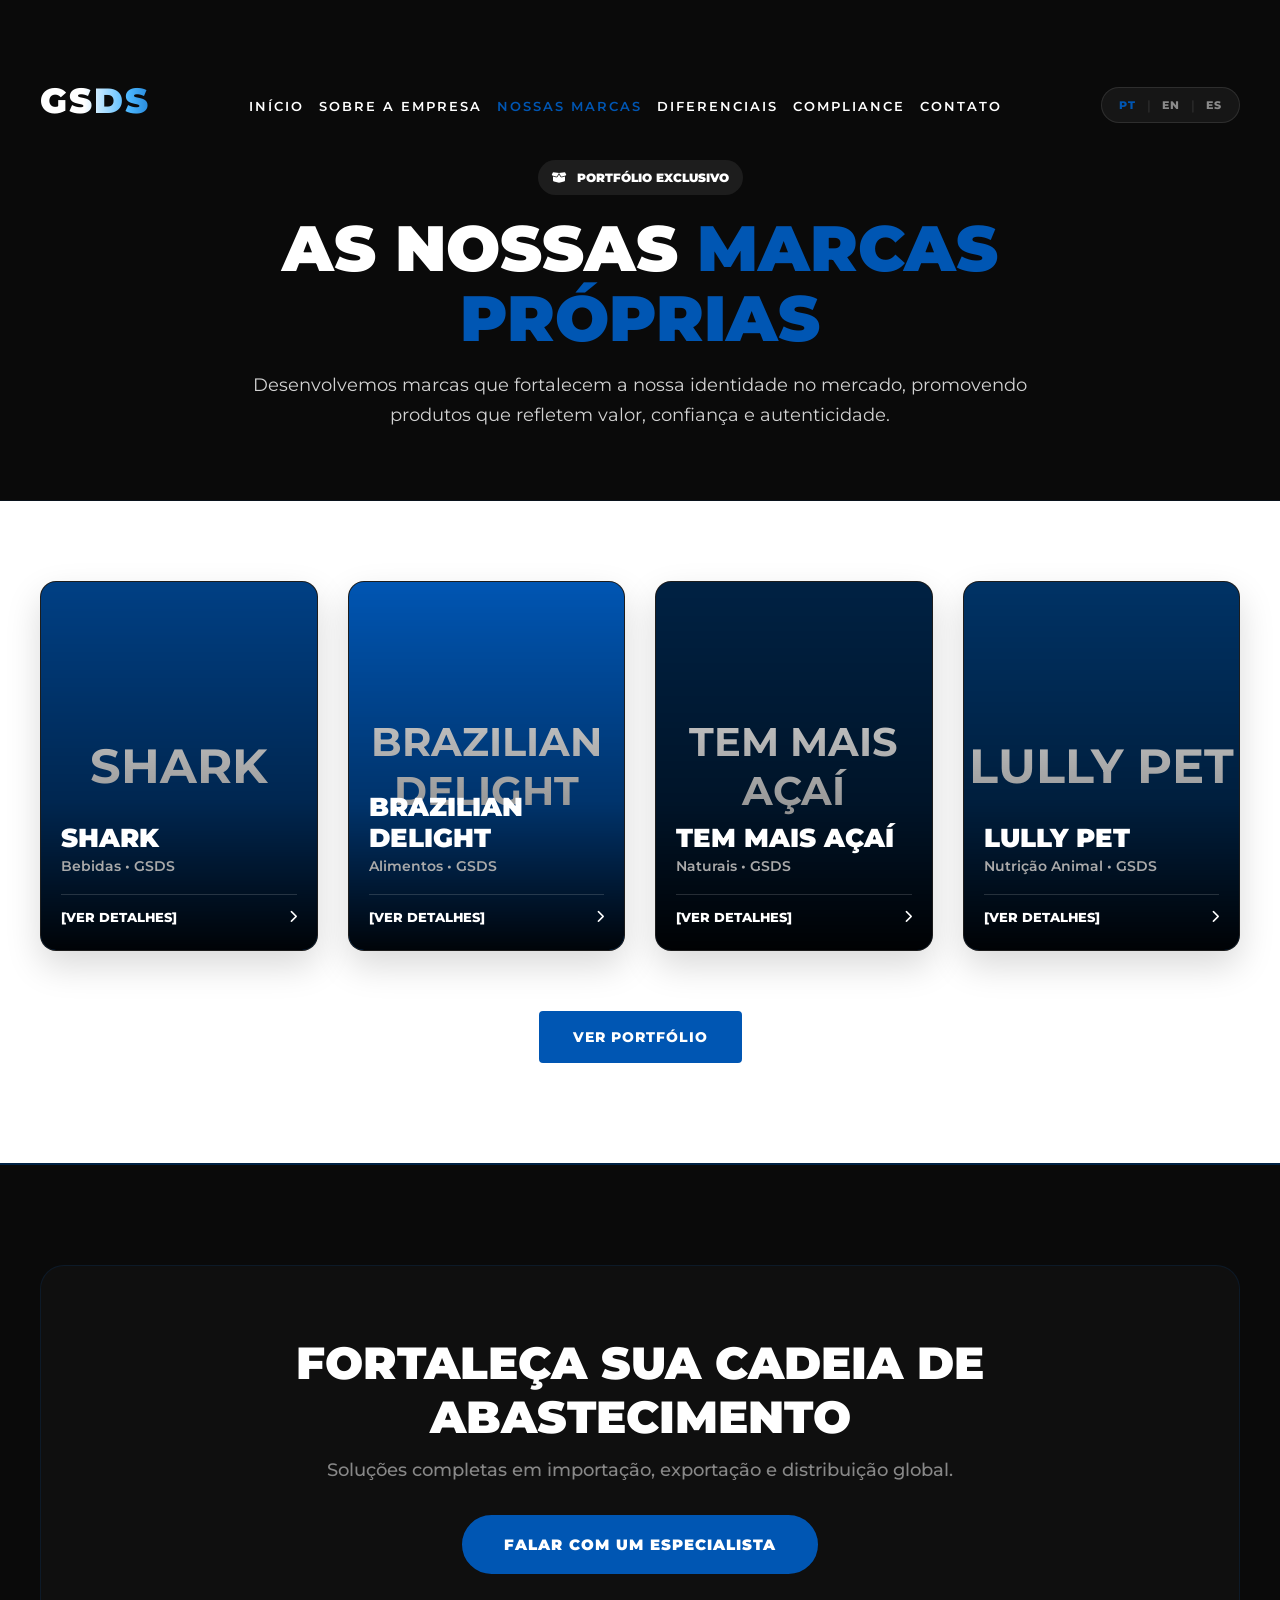
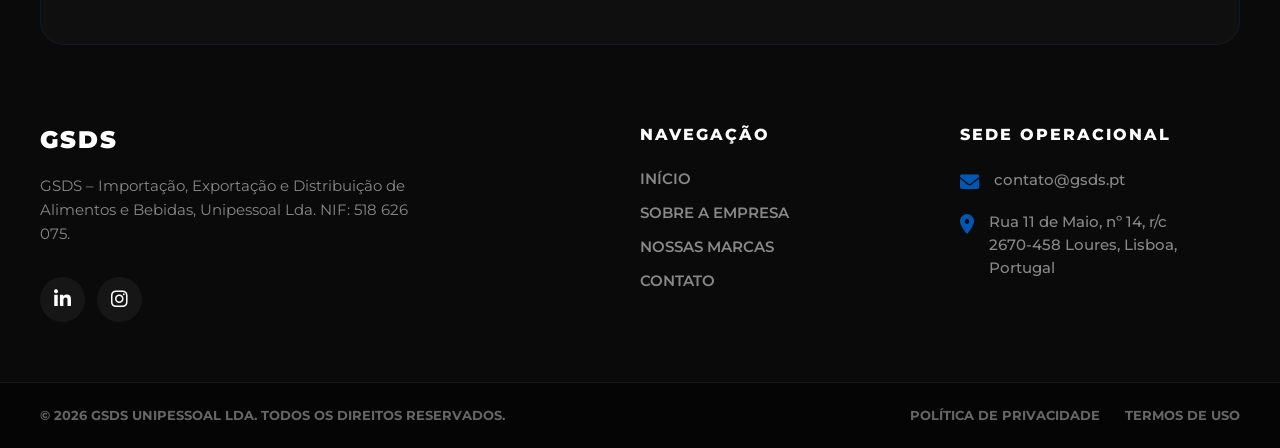
<file: marcas.html>
<!DOCTYPE html>
<html lang="pt-br">
<head>
  <meta charset="UTF-8" />
  <meta name="viewport" content="width=device-width, initial-scale=1.0" />
  <title>Nossas Marcas - GSDS</title>
  <link rel="stylesheet" href="style.css" />
  <link href="https://fonts.googleapis.com/css2?family=Montserrat:wght@400;600;700;900&display=swap" rel="stylesheet">
  <link rel="stylesheet" href="https://cdnjs.cloudflare.com/ajax/libs/font-awesome/6.0.0/css/all.min.css">
</head>
<body class="page-artistas"> 

  <div id="preloader">
    <div class="loader-content">
      <h2 style="color: #fff; letter-spacing: 5px;">GSDS</h2>
      <div class="loader-bar"></div>
    </div>
  </div>

  <nav class="navbar nav-active" id="mainNav">
    <div class="container nav-content">
      <a class="nav-brand" href="index.html">
        <h2 class="main-logo" style="display:flex; align-items:center;">GSDS</h2>
      </a>

      <button class="menu-toggle" aria-label="Abrir menu" type="button" onclick="toggleMenu()">
        <i class="fas fa-bars"></i>
      </button>

      <ul class="nav-menu" id="navMenu">
        <div class="lang-switcher mobile-only" style="margin-bottom: 20px;">
          <button class="lang-btn active" data-lang="pt" onclick="setLanguage('pt')">PT</button><span class="lang-divider">|</span>
          <button class="lang-btn" data-lang="en" onclick="setLanguage('en')">EN</button><span class="lang-divider">|</span>
          <button class="lang-btn" data-lang="es" onclick="setLanguage('es')">ES</button>
        </div>

        <li><a href="index.html" onclick="closeMenu()" data-i18n="nav_home">INÍCIO</a></li>
        <li><a href="institucional.html" onclick="closeMenu()" data-i18n="nav_about">SOBRE A EMPRESA</a></li>
        <li><a href="marcas.html" onclick="closeMenu()" style="color: var(--primary);" data-i18n="nav_brands">NOSSAS MARCAS</a></li>
        <li><a href="index.html#diferenciais" onclick="closeMenu()" data-i18n="nav_diff">DIFERENCIAIS</a></li>
        <li><a href="index.html#grupo" onclick="closeMenu()" data-i18n="nav_compliance">COMPLIANCE</a></li>
        <li><a href="index.html#contato" onclick="closeMenu()" data-i18n="nav_contact">CONTATO</a></li>
      </ul>

      <div class="lang-switcher hide-mobile">
        <button class="lang-btn active" data-lang="pt" onclick="setLanguage('pt')">PT</button><span class="lang-divider">|</span>
        <button class="lang-btn" data-lang="en" onclick="setLanguage('en')">EN</button><span class="lang-divider">|</span>
        <button class="lang-btn" data-lang="es" onclick="setLanguage('es')">ES</button>
      </div>
    </div>
  </nav>

  <header class="artists-hero">
    <div class="container artists-hero-content">
      <span class="corporate-badge"><i class="fas fa-box-open"></i> <span data-i18n="brands_badge">PORTFÓLIO EXCLUSIVO</span></span>
      <h1 class="corporate-title" data-i18n="brands_title">AS NOSSAS <span class="text-highlight">MARCAS PRÓPRIAS</span></h1>
      <p class="corporate-subtitle" data-i18n="brands_subtitle">
        Desenvolvemos marcas que fortalecem a nossa identidade no mercado, promovendo produtos que refletem valor, confiança e autenticidade.
      </p>
    </div>
  </header>

  <section class="artists-grid-section">
    <div class="container">
      <div class="artists-grid">
        
        <div class="artist-flip-card">
          <div class="artist-card-inner">
            <div class="artist-card-front">
              <div style="width: 100%; height: 100%; background: #004085; display: flex; align-items: center; justify-content: center; color: white; font-size: 3rem; font-weight: bold;">SHARK</div>
              <div class="artist-front-overlay">
                <h3 class="artist-name">SHARK</h3>
                <span class="artist-category">Bebidas • GSDS</span>
                <div class="btn-ver-perfil">[Ver Detalhes] <i class="fas fa-chevron-right"></i></div>
              </div>
            </div>
            <div class="artist-card-back">
              <h3>SHARK</h3>
              <div class="back-links">
                <a href="javascript:void(0)" class="info-btn" onclick="openArtistModal('SHARK', 'Bebidas Energéticas', '', 'Linha premium de bebidas energéticas focada em alta performance e sabor autêntico. Ideal para os mercados mais exigentes.', 'Catálogo Completo', '#', 'Global', 'Ativo', 'Alta Demanda')"><i class="fas fa-info-circle"></i> Mais Informações</a>
              </div>
            </div>
          </div>
        </div>

        <div class="artist-flip-card">
          <div class="artist-card-inner">
            <div class="artist-card-front">
              <div style="width: 100%; height: 100%; background: #0056b3; display: flex; align-items: center; justify-content: center; color: white; font-size: 2.5rem; font-weight: bold; text-align: center; padding: 20px;">BRAZILIAN<br>DELIGHT</div>
              <div class="artist-front-overlay">
                <h3 class="artist-name">BRAZILIAN DELIGHT</h3>
                <span class="artist-category">Alimentos • GSDS</span>
                <div class="btn-ver-perfil">[Ver Detalhes] <i class="fas fa-chevron-right"></i></div>
              </div>
            </div>
            <div class="artist-card-back">
              <h3>BRAZILIAN DELIGHT</h3>
              <div class="back-links">
                <a href="javascript:void(0)" class="info-btn" onclick="openArtistModal('BRAZILIAN DELIGHT', 'Alimentos Premium', '', 'Trazendo o melhor do sabor brasileiro para o mundo. Produtos selecionados com altíssimo padrão de qualidade para exportação.', 'Catálogo Completo', '#', 'Exportação', 'Ativo', 'Premium')"><i class="fas fa-info-circle"></i> Mais Informações</a>
              </div>
            </div>
          </div>
        </div>

        <div class="artist-flip-card">
          <div class="artist-card-inner">
            <div class="artist-card-front">
              <div style="width: 100%; height: 100%; background: #002244; display: flex; align-items: center; justify-content: center; color: white; font-size: 2.5rem; font-weight: bold; text-align: center; padding: 20px;">TEM MAIS<br>AÇAÍ</div>
              <div class="artist-front-overlay">
                <h3 class="artist-name">TEM MAIS AÇAÍ</h3>
                <span class="artist-category">Naturais • GSDS</span>
                <div class="btn-ver-perfil">[Ver Detalhes] <i class="fas fa-chevron-right"></i></div>
              </div>
            </div>
            <div class="artist-card-back">
              <h3>TEM MAIS AÇAÍ</h3>
              <div class="back-links">
                <a href="javascript:void(0)" class="info-btn" onclick="openArtistModal('TEM MAIS AÇAÍ', 'Produtos Naturais', '', 'Açaí puro e nutritivo, processado com alta tecnologia para manter o sabor e os nutrientes originais da Amazônia para a Europa e o mundo.', 'Catálogo Completo', '#', 'Exportação', 'Ativo', 'Natural')"><i class="fas fa-info-circle"></i> Mais Informações</a>
              </div>
            </div>
          </div>
        </div>

        <div class="artist-flip-card">
          <div class="artist-card-inner">
            <div class="artist-card-front">
              <div style="width: 100%; height: 100%; background: #003366; display: flex; align-items: center; justify-content: center; color: white; font-size: 3rem; font-weight: bold; text-align: center;">LULLY PET</div>
              <div class="artist-front-overlay">
                <h3 class="artist-name">LULLY PET</h3>
                <span class="artist-category">Nutrição Animal • GSDS</span>
                <div class="btn-ver-perfil">[Ver Detalhes] <i class="fas fa-chevron-right"></i></div>
              </div>
            </div>
            <div class="artist-card-back">
              <h3>LULLY PET</h3>
              <div class="back-links">
                <a href="javascript:void(0)" class="info-btn" onclick="openArtistModal('LULLY PET', 'Nutrição Animal', '', 'Linha completa e balanceada de alimentos para pets. Desenvolvida com ingredientes selecionados para garantir saúde e bem-estar animal.', 'Catálogo Completo', '#', 'Global', 'Ativo', 'Crescimento')"><i class="fas fa-info-circle"></i> Mais Informações</a>
              </div>
            </div>
          </div>
        </div>

      </div>

      <div style="text-align: center; margin-top: 60px;">
        <a href="index.html#fale-conosco" class="btn-corporate-solid" data-i18n="btn_portfolio">SOLICITAR CATÁLOGO DE PRODUTOS</a>
      </div>
    </div>
  </section>

  <div id="artist-info-modal" class="modal-overlay" aria-hidden="true">
    <div class="artist-modal-container">
      <button class="close-artist-modal" type="button" onclick="closeArtistModal()"><i class="fas fa-times"></i></button>
      
      <div class="artist-modal-layout">
        
        <div class="artist-modal-img" style="display: flex; align-items: center; justify-content: center; background: #f4f4f4;">
          <i class="fas fa-box-open" style="font-size: 8rem; color: #ccc;"></i>
        </div>
        
        <div class="artist-modal-info">
          <span id="info-modal-cat" class="artist-category-badge">CATEGORIA</span>
          <h2 id="info-modal-name">NOME DA MARCA</h2>
          
          <div class="artist-stats-row">
            <div class="stat-box">
              <strong id="info-modal-insta">--</strong>
              <span>Mercado</span>
            </div>
            <div class="stat-box">
              <strong id="info-modal-yt">--</strong>
              <span>Status</span>
            </div>
            <div class="stat-box">
              <strong id="info-modal-spotify">--</strong>
              <span>Demanda</span>
            </div>
          </div>

          <h4 class="modal-section-title"><i class="fas fa-info-circle"></i> Sobre o Produto</h4>
          <p id="info-modal-bio" class="artist-modal-bio"></p>

          <div class="artist-modal-actions" style="margin-top: 40px;">
            <a href="mailto:contato@gsds.pt" class="btn-modal-primary" onclick="closeArtistModal()"><i class="fas fa-envelope"></i> SOLICITAR ORÇAMENTO</a>
          </div>
        </div>

      </div>
    </div>
  </div>

  <footer class="footer-section" id="contato">
    <div class="container">
      <div class="footer-cta-box">
        <h2 data-i18n="footer_cta_title">FORTALEÇA SUA CADEIA DE ABASTECIMENTO</h2>
        <p data-i18n="footer_cta_desc">Soluções em importação, exportação e distribuição global de alimentos e bebidas.</p>
        <a href="mailto:contato@gsds.pt" class="btn-footer-red" data-i18n="btn_specialist">FALAR COM UM ESPECIALISTA</a>
      </div>

      <div class="footer-main-grid">
        <div class="footer-col brand-col">
          <h2 style="color: #fff; margin-bottom: 20px; font-weight: 900; letter-spacing: 2px;">GSDS</h2>
          <p>GSDS – Importação, Exportação e Distribuição de Alimentos e Bebidas, Unipessoal Lda. NIF: 518 626 075.</p>
          <div class="footer-socials">
            <a href="#" aria-label="LinkedIn"><i class="fab fa-linkedin-in"></i></a>
            <a href="#" aria-label="Instagram"><i class="fab fa-instagram"></i></a>
          </div>
        </div>

        <div class="footer-col links-col">
          <h4 data-i18n="nav_title">NAVEGAÇÃO</h4>
          <ul>
            <li><a href="index.html#inicio" data-i18n="nav_home">Início</a></li>
            <li><a href="institucional.html" data-i18n="nav_about">Sobre a Empresa</a></li>
            <li><a href="marcas.html" data-i18n="nav_brands">Portfólio de Marcas</a></li>
            <li><a href="index.html#fale-conosco" data-i18n="nav_contact">Fale Conosco</a></li>
          </ul>
        </div>

        <div class="footer-col contact-col">
          <h4 data-i18n="hq_title">SEDE OPERACIONAL</h4>
          <div class="contact-item">
            <i class="fas fa-envelope"></i>
            <span>contato@gsds.pt</span>
          </div>
          <div class="contact-item">
            <i class="fas fa-map-marker-alt"></i>
            <span>Rua 11 de Maio, nº 14, r/c<br>2670-458 Loures, Lisboa, Portugal</span>
          </div>
        </div>
      </div>
    </div>

    <div class="footer-bottom">
      <div class="container fb-flex">
        <p data-i18n="rights">© 2026 GSDS UNIPESSOAL LDA. TODOS OS DIREITOS RESERVADOS.</p>
        <div class="legal-links">
          <a href="#">POLÍTICA DE PRIVACIDADE</a>
          <a href="#">TERMOS DE USO</a>
        </div>
      </div>
    </div>
  </footer>

  <script src="i18n.js"></script>
  <script src="script.js"></script>
</body>
</html>
</file>
<file: style.css>
:root {
  /* Paleta Corporativa Premium GSDS */
  --primary: #0056b3; 
  --gold: #004085; 
  --bg-dark: #000000;
  --text-white: #ffffff;
  --text-on-white: #111111;
  --bg-light-gray: #f4f4f4;
  --text-grey-dark: #555555;
  --font-stack: 'Montserrat', sans-serif;
  
  --footer-primary-deep: #002244; 
  --footer-bg-deep: #0a0a0a;
  --footer-text-white: #ffffff;
  --footer-text-grey: #888888;
}

* {
  margin: 0;
  padding: 0;
  box-sizing: border-box;
  font-family: var(--font-stack);
}

html.no-scroll, body.no-scroll { overflow: hidden !important; }
html, body { width: 100%; max-width: 100%; overflow-x: hidden !important; position: relative; }

body { background: #ffffff; color: var(--text-on-white); }
.container { width: 100%; max-width: 1560px; margin: 0 auto; padding: 0 40px; }

/* ==========================================
   LANGUAGE SWITCHER (i18n)
========================================== */
.lang-switcher {
  display: flex; align-items: center; gap: 6px;
  background: rgba(255, 255, 255, 0.05); padding: 5px 12px;
  border-radius: 50px; border: 1px solid rgba(255, 255, 255, 0.1);
}
.nav-active .lang-switcher { border-color: rgba(0, 86, 179, 0.3); }
.lang-btn { background: transparent; border: none; color: rgba(255, 255, 255, 0.5); font-size: 0.7rem; font-weight: 800; cursor: pointer; letter-spacing: 1px; transition: 0.3s; padding: 5px; }
.lang-btn:hover { color: #fff; }
.lang-btn.active { color: var(--primary); }
.lang-divider { color: rgba(255, 255, 255, 0.15); font-size: 0.8rem; }

.hide-mobile { display: none; } 
@media (min-width: 769px) { 
  .hide-mobile { display: flex; } 
  .mobile-only { display: none !important; } 
}

/* ==========================================
   NAVBAR DINÂMICA E ALINHADA
========================================== */
.navbar {
  display: flex;
  justify-content: center;
  align-items: center;
  padding: 15px 0;
  background: transparent;
  position: fixed;
  width: 100%;
  z-index: 1000;
  transition: background 0.4s ease, padding 0.4s ease;
}

.navbar.nav-active {
  background: rgba(0, 0, 0, 0.98);
  padding: 5px 0; /* Barra mais fina ao rolar */
  border-bottom: 1px solid rgba(0, 86, 179, 0.2);
  box-shadow: 0 4px 20px rgba(0, 0, 0, 0.4);
}

.nav-content { display: flex; align-items: center; justify-content: space-between; width: 100%; }

.nav-brand { text-decoration: none; display: flex; align-items: center; }

/* Animação suave para a logo diminuir */
.main-logo { 
  height: 190px !important; 
  margin-top: -10px !important; 
  width: auto; 
  display: block; 
  transition: height 0.4s ease, margin-top 0.4s ease; 
}

/* Quando a navbar está ativa (rolagem), a logo encolhe */
.nav-active .main-logo { 
  height: 70px !important; 
  margin-top: 0 !important; 
}

/* Texto da logo na navbar com brilho metálico */
.nav-brand h2 { 
  font-weight: 900; 
  letter-spacing: 2px; 
  font-size: 2.2rem; 
  margin: 0; 
  background: linear-gradient(to right, #ffffff 20%, #4db8ff 40%, var(--primary) 60%, #ffffff 80%);
  background-size: 200% auto;
  color: transparent;
  -webkit-background-clip: text;
  background-clip: text;
  animation: logoShine 5s linear infinite;
}

.nav-active .nav-brand h2 { filter: drop-shadow(0 2px 10px rgba(77, 184, 255, 0.5)); }

.nav-menu { display: flex; list-style: none; align-items: center; gap: 30px; margin: 0 auto; }
.nav-menu li a { text-decoration: none; color: var(--text-white); font-weight: 600; font-size: 0.8rem; letter-spacing: 2px; transition: 0.3s; }
.nav-menu li a:hover { color: var(--primary); }
.menu-toggle { display: none; background: transparent; border: none; color: #fff; font-size: 1.6rem; cursor: pointer; transition: 0.3s; }

/* ==========================================
   EFEITO METÁLICO (SHINE) TEXTO PRINCIPAL
========================================== */
.main-brand-text { 
  font-family: var(--font-stack); 
  font-weight: 900; 
  font-size: clamp(3.5rem, 12vw, 8.5rem); 
  text-transform: uppercase; 
  line-height: 1; 
  margin-bottom: 10px; 
  letter-spacing: -2px; 
  
  background: linear-gradient(to right, #ffffff 20%, #4db8ff 40%, var(--primary) 60%, #ffffff 80%);
  background-size: 200% auto;
  color: transparent;
  -webkit-background-clip: text;
  background-clip: text;
  animation: logoShine 5s linear infinite;
  filter: drop-shadow(0 4px 20px rgba(0, 86, 179, 0.4));
}

@keyframes logoShine {
  to { background-position: 200% center; }
}

.dynamic-subtitle { font-size: 0.8rem; font-weight: 500; letter-spacing: 3px; text-transform: uppercase; }

/* ==========================================
   BOTÕES CORPORATIVOS RESTAURADOS
========================================== */
.btn-corporate-solid {
  background-color: var(--primary); color: #ffffff; padding: 16px 32px; border-radius: 4px;
  text-decoration: none; font-weight: 800; font-size: 0.85rem; letter-spacing: 1px;
  text-transform: uppercase; text-align: center; display: inline-flex; justify-content: center; align-items: center;
  border: 2px solid var(--primary); cursor: pointer;
  transition: background-color 0.3s ease, border-color 0.3s ease, box-shadow 0.3s ease, transform 0.1s linear;
  will-change: transform;
}
.btn-corporate-solid:hover { background-color: #004085; border-color: #004085; box-shadow: 0 10px 30px rgba(0, 86, 179, 0.3); }

.btn-corporate-outline {
  background-color: transparent; color: #111111; border: 2px solid #111111;
  padding: 16px 32px; border-radius: 4px; text-decoration: none; font-weight: 800;
  font-size: 0.85rem; letter-spacing: 1px; text-transform: uppercase;
  text-align: center; display: inline-flex; justify-content: center; align-items: center; cursor: pointer;
  transition: background-color 0.3s ease, border-color 0.3s ease, color 0.3s ease, transform 0.1s linear;
  will-change: transform;
}
.hero .btn-corporate-outline { color: #ffffff; border-color: #ffffff; }
.hero .btn-corporate-outline:hover { background-color: rgba(255,255,255,0.1); }

.btn-outline-dark {
  background-color: transparent; color: #111111; border: 2px solid #111111;
  padding: 16px 32px; border-radius: 4px; text-decoration: none; font-weight: 800;
  font-size: 0.85rem; letter-spacing: 1px; transition: 0.3s; text-transform: uppercase;
  display: inline-flex; justify-content: center; align-items: center; cursor: pointer;
}
.btn-outline-dark:hover { border-color: var(--primary); color: var(--primary); background-color: rgba(0,86,179,0.05); }

.editorial-actions { display: flex; justify-content: center; gap: 20px; width: 100%; flex-wrap: wrap; }

/* COMPONENTES GERAIS */
.badge { background: var(--primary); color: #fff; padding: 5px 15px; font-size: 0.8rem; font-weight: 900; border-radius: 6px; text-transform: uppercase; display: inline-block; margin-bottom: 10px; }
.text-highlight { color: var(--primary); }
.corporate-header-wrapper { margin-bottom: 40px; }
.flex-header { display: flex; justify-content: space-between; align-items: flex-end; }
.identity-label { font-size: 0.75rem; font-weight: 500; letter-spacing: 4px; color: #111; display: inline-block; margin-bottom: 20px; border-bottom: 2px solid var(--primary); padding-bottom: 5px; width: max-content; text-transform: uppercase; }
.identity-title { font-size: clamp(2rem, 3.5vw, 3.5rem); font-weight: 900; color: #111; line-height: 1.1; margin-bottom: 35px; text-transform: uppercase; word-break: keep-all; hyphens: none; }
.ver-todos-modern { color: #111; text-decoration: none; font-weight: 800; font-size: 0.9rem; display: flex; align-items: center; gap: 8px; transition: 0.3s; margin-bottom: 35px; }
.ver-todos-modern:hover { color: var(--primary); transform: translateX(5px); }

/* HERO E VIDEO */
.hero { position: relative; height: 100vh; min-height: 600px; display: flex; justify-content: center; align-items: center; text-align: center; color: #fff; isolation: isolate; }
.video-background { position: absolute; top: 0; left: 0; width: 100%; height: 100%; z-index: -1; overflow: hidden; background-color: #000; }
.video-overlay { position: absolute; top: 0; left: 0; width: 100%; height: 100%; background: linear-gradient(to bottom, rgba(0,0,0,0.5) 0%, transparent 15%, transparent 100%); z-index: 1; pointer-events: none; }
.hero-content { display: flex; flex-direction: column; align-items: center; gap: 5px; position: relative; z-index: 2; width: 100%; padding: 0 20px; }

/* LANÇAMENTOS - GRID CARDS */
.lancamentos-section { padding: 100px 0 20px 0; background: transparent; color: #111; overflow: hidden; }
.releases-cards-grid { display: grid; grid-template-columns: repeat(4, 1fr); gap: 25px; }
.release-card { background: #fff; border-radius: 12px; overflow: hidden; cursor: pointer; border: 2px solid transparent; box-shadow: 0 10px 30px rgba(0,0,0,0.06); transition: 0.3s ease; display: flex; flex-direction: column; }
.release-card:hover { border-color: var(--primary); transform: translateY(-5px); box-shadow: 0 15px 40px rgba(0,86,179,0.12); }
.release-img-wrap { position: relative; width: 100%; aspect-ratio: 1 / 1; overflow: hidden; border-bottom: 1px solid #eaeaea; }
.release-img-wrap img { width: 100%; height: 100%; object-fit: cover; transition: transform 0.5s ease; }
.release-card:hover .release-img-wrap img { transform: scale(1.05); }
.release-overlay { position: absolute; inset: 0; background: rgba(0,0,0,0.4); display: flex; justify-content: center; align-items: center; opacity: 0; transition: 0.3s ease; }
.release-overlay i { font-size: 3.5rem; color: #fff; transition: 0.3s; }
.release-card:hover .release-overlay { opacity: 1; }
.release-info { padding: 20px 25px; text-align: left; }
.release-info h4 { font-size: 1.1rem; font-weight: 900; color: #111; text-transform: uppercase; margin-bottom: 5px; }
.release-info p { font-size: 0.85rem; color: #666; font-weight: 600; }

/* PORTFÓLIO FLIP CARDS 3D */
.artists-hero { padding: 160px 0 70px; background: #0a0a0a; color: #fff; position: relative; overflow: hidden; text-align: center; border-bottom: 1px solid rgba(0,86,179,0.1); }
.artists-hero-content { position: relative; z-index: 1; max-width: 980px; margin: 0 auto; display: flex; flex-direction: column; align-items: center; }
.artists-grid-section { padding: 80px 0 100px 0; background: transparent; }
.artists-grid { display: grid; grid-template-columns: repeat(4, 1fr); gap: 30px; }
.artist-flip-card { background-color: transparent; width: 100%; aspect-ratio: 3 / 4; perspective: 1000px; cursor: pointer; }
.artist-card-inner { position: relative; width: 100%; height: 100%; transition: transform 0.8s ease; transform-style: preserve-3d; }
.artist-flip-card:hover .artist-card-inner, .artist-flip-card.mobile-flip .artist-card-inner { transform: rotateY(180deg); }
.artist-card-front, .artist-card-back { position: absolute; width: 100%; height: 100%; -webkit-backface-visibility: hidden; backface-visibility: hidden; border-radius: 16px; overflow: hidden; box-shadow: 0 15px 35px rgba(0,0,0,0.15); }
.artist-card-front { background: #111; border: 1px solid rgba(255,255,255,0.05); }
.artist-card-front img { width: 100%; height: 100%; object-fit: cover; transition: transform 0.8s ease; }
.artist-flip-card:hover .artist-card-front img { transform: scale(1.08); }
.artist-front-overlay { position: absolute; inset: 0; background: linear-gradient(to top, rgba(0,0,0,0.95) 0%, rgba(0,0,0,0.4) 40%, transparent 100%); display: flex; flex-direction: column; justify-content: flex-end; padding: 25px 20px; text-align: left; }
.artist-name { color: #fff; font-size: 1.6rem; font-weight: 900; text-transform: uppercase; margin-bottom: 5px; }
.artist-category { color: #aaa; font-size: 0.85rem; font-weight: 600; margin-bottom: 20px; }
.btn-ver-perfil { color: #fff; font-size: 0.8rem; font-weight: 800; text-transform: uppercase; display: flex; justify-content: space-between; align-items: center; padding-top: 15px; border-top: 1px solid rgba(255,255,255,0.15); transition: 0.3s; }
.artist-flip-card:hover .btn-ver-perfil i { transform: translateX(5px); color: var(--primary); }
.artist-card-back { background: linear-gradient(135deg, #0a0a0a 0%, #001122 100%); transform: rotateY(180deg); display: flex; flex-direction: column; justify-content: center; align-items: center; padding: 30px 20px; border: 1px solid var(--primary); }
.artist-card-back h3 { font-size: 1.4rem; font-weight: 900; text-transform: uppercase; color: #fff; margin-bottom: 30px; text-align: center; }
.back-links { display: flex; flex-direction: column; gap: 15px; width: 100%; }
.back-links a { display: flex; align-items: center; gap: 12px; padding: 14px 20px; background: rgba(255,255,255,0.05); color: #fff; text-decoration: none; font-weight: 800; font-size: 0.85rem; border-radius: 8px; border: 1px solid rgba(255,255,255,0.1); transition: 0.3s; }
.back-links a:hover { background: var(--primary); border-color: var(--primary); }

/* MODAL PRODUTO */
.modal-overlay { position: fixed; top: 0; left: 0; width: 100%; height: 100%; background: rgba(0,0,0,0.95); z-index: 2000; display: none; justify-content: center; align-items: center; padding: 40px; }
.artist-modal-container { width: 100%; max-width: 1100px; height: 85vh; background: #ffffff; border-radius: 20px; position: relative; box-shadow: 0 30px 60px rgba(0, 0, 0, 0.15); overflow: hidden; }
.artist-modal-layout { display: flex; width: 100%; height: 100%; }
.artist-modal-img { flex: 1 1 40%; background: #f4f4f4; position: relative; }
.artist-modal-img img { width: 100%; height: 100%; object-fit: cover; position: absolute; top: 0; left: 0; }
.artist-modal-info { flex: 1 1 60%; padding: 50px 40px; overflow-y: auto; background: #ffffff; }
.close-artist-modal { position: absolute; top: 20px; right: 20px; background: #fff; border: 1px solid #ddd; color: #111; font-size: 1.2rem; width: 45px; height: 45px; border-radius: 50%; cursor: pointer; z-index: 10; transition: 0.3s; display: flex; justify-content: center; align-items: center; }
.close-artist-modal:hover { background: var(--primary); border-color: var(--primary); color: #fff; }
.artist-category-badge { background: rgba(0, 86, 179, 0.1); color: var(--primary); padding: 6px 14px; border-radius: 50px; font-size: 0.75rem; font-weight: 900; margin-bottom: 20px; display: inline-block; }
#info-modal-name { font-size: 3.5rem; font-weight: 900; color: #111; margin-bottom: 25px; text-transform: uppercase; line-height: 1; }
.artist-stats-row { display: flex; gap: 30px; margin-bottom: 40px; padding-bottom: 30px; border-bottom: 1px solid #eaeaea; }
.stat-box strong { color: var(--primary); font-size: 2.2rem; font-weight: 900; line-height: 1; margin-bottom: 5px; display: block;}
.stat-box span { color: #888; font-size: 0.7rem; font-weight: 800; text-transform: uppercase; }
.modal-section-title { color: #111; font-size: 1.2rem; font-weight: 900; margin-bottom: 15px; display: flex; align-items: center; gap: 10px; }
.modal-section-title i { color: var(--primary); }
.artist-modal-bio { color: #555; line-height: 1.8; margin-bottom: 40px; font-size: 1rem; font-weight: 500; }
.artist-modal-actions { display: flex; gap: 15px; flex-wrap: wrap; margin-top: 20px;}
.btn-modal-primary { background-color: var(--primary); color: #fff; padding: 18px 35px; border-radius: 8px; font-weight: 900; text-decoration: none; display: flex; align-items: center; gap: 10px; transition: 0.3s; border: 2px solid var(--primary); flex-grow: 1; justify-content: center; cursor: pointer; }
.btn-modal-primary:hover { background-color: #004085; border-color: #004085; }

/* ==========================================
   FOOTER
========================================== */
.footer-section { background-color: var(--footer-bg-deep); color: var(--footer-text-white); padding: 100px 0 0; position: relative; overflow: hidden; border-top: 2px solid var(--footer-primary-deep); }
.footer-cta-box { background: #0f0f0f; border: 1px solid rgba(0, 86, 179, 0.15); border-radius: 24px; padding: 70px 40px; text-align: center; margin-bottom: 80px; position: relative; overflow: hidden; z-index: 1; }
.footer-cta-box h2 { font-size: clamp(1.8rem, 4vw, 2.8rem); font-weight: 900; text-transform: uppercase; margin-bottom: 15px; color: #fff; }
.footer-cta-box p { font-size: 1.1rem; font-weight: 500; color: #888; margin-bottom: 35px; }

.btn-footer-red {
  display: inline-flex; align-items: center; gap: 10px; background-color: var(--primary);
  color: #fff; padding: 18px 40px; border-radius: 50px; font-weight: 900; font-size: 0.95rem;
  letter-spacing: 1px; text-decoration: none; transition: background-color 0.3s ease, border-color 0.3s ease, box-shadow 0.3s ease, transform 0.1s linear;
  text-transform: uppercase; border: 2px solid var(--primary); cursor: pointer; will-change: transform;
}
.btn-footer-red:hover { background-color: #004085; border-color: #004085; box-shadow: 0 10px 30px rgba(0, 86, 179, 0.3); }

.footer-main-grid { display: grid; grid-template-columns: 2fr 1fr 1fr; gap: 60px; margin-bottom: 60px; position: relative; z-index: 1; }
.brand-col p { color: var(--footer-text-grey); line-height: 1.6; font-size: 0.95rem; max-width: 380px; margin-bottom: 30px; }
.footer-socials { display: flex; gap: 12px; }
.footer-socials a { display: flex; justify-content: center; align-items: center; width: 45px; height: 45px; border-radius: 50%; background: rgba(255,255,255,0.05); color: #fff; font-size: 1.2rem; text-decoration: none; transition: 0.3s; }
.footer-socials a:hover { background: var(--footer-primary-deep); }
.footer-col h4 { color: #fff; font-size: 1rem; font-weight: 800; letter-spacing: 2px; margin-bottom: 25px; text-transform: uppercase; }
.links-col ul { list-style: none; }
.links-col li { margin-bottom: 15px; }
.links-col a { color: var(--footer-text-grey); text-decoration: none; font-size: 0.95rem; font-weight: 600; transition: 0.3s; }
.links-col a:hover { color: var(--footer-primary-deep); }
.contact-item { display: flex; align-items: flex-start; gap: 15px; margin-bottom: 20px; color: var(--footer-text-grey); font-size: 0.95rem; line-height: 1.5; font-weight: 500; }
.contact-item i { color: var(--primary); font-size: 1.2rem; margin-top: 3px; }
.footer-bottom { border-top: 1px solid #1a1a1a; padding: 25px 0; background: #050505; }
.fb-flex { display: flex; justify-content: space-between; align-items: center; flex-wrap: wrap; gap: 20px; }
.fb-flex p, .legal-links a { font-size: 0.8rem; color: #666; font-weight: 700; text-decoration: none; }
.legal-links { display: flex; gap: 25px; }
.legal-links a:hover { color: var(--footer-primary-deep); }

/* INSTITUCIONAL & CONTATO */
.corporate-hero { padding: 160px 0 70px; background: #0a0a0a; color: #fff; position: relative; overflow: hidden; text-align: center; }
.corporate-hero-content { position: relative; z-index: 1; max-width: 980px; margin: 0 auto; display: flex; flex-direction: column; align-items: center; }
.corporate-badge { display: inline-flex; align-items: center; gap: 10px; background: rgba(255,255,255,0.08); padding: 10px 14px; border-radius: 999px; font-weight: 900; font-size: 0.75rem; }
.corporate-title { margin-top: 18px; font-size: clamp(2rem, 5vw, 4rem); font-weight: 900; text-transform: uppercase; line-height: 1.1; }
.corporate-subtitle { margin-top: 16px; color: rgba(255,255,255,0.82); font-size: 1.1rem; line-height: 1.7; max-width: 780px; text-align: center; }

/* PRELOADER */
#preloader { position: fixed; top: 0; left: 0; width: 100%; height: 100%; background: var(--bg-dark); display: flex; justify-content: center; align-items: center; z-index: 9999; transition: opacity 0.5s ease, visibility 0.5s; }
.loader-content { text-align: center; display: flex; flex-direction: column; align-items: center; }
.loader-bar { width: 100px; height: 3px; background: #222; margin-top: 20px; position: relative; overflow: hidden; border-radius: 10px; }
.loader-bar::after { content: ""; position: absolute; top: 0; left: -100%; width: 100%; height: 100%; background: var(--primary); animation: loadingLine 1.5s infinite linear; }
.loader-hidden { opacity: 0; visibility: hidden; }
@keyframes loadingLine { 0% { left: -100%; } 100% { left: 100%; } }

/* CONTATO - FORMULÁRIO DE MENSAGEM */
.contact-form-section { padding: 80px 0 100px 0; background: transparent; overflow: hidden; }
.contact-form-wrapper { background: #fff; max-width: 850px; margin: 0 auto; border-radius: 20px; padding: 50px 60px; border: 1px solid rgba(0,0,0,0.03); }
.gsds-form { display: flex; flex-direction: column; gap: 25px; }
.form-row { display: grid; grid-template-columns: 1fr 1fr; gap: 25px; }
.form-group { display: flex; flex-direction: column; gap: 8px; text-align: left; }
.form-group label { font-size: 0.85rem; font-weight: 800; color: #111; text-transform: uppercase; }
.form-control { width: 100%; padding: 16px 20px; border: 2px solid #eaeaea; border-radius: 10px; font-family: var(--font-stack); font-size: 1rem; background: #fdfdfd; transition: 0.3s; }
.form-control:focus { border-color: var(--primary); outline: none; background: #fff; }
select.form-control { cursor: pointer; appearance: none; background-image: url("data:image/svg+xml,%3Csvg xmlns='http://www.w3.org/2000/svg' width='16' height='16' fill='%23111' viewBox='0 0 16 16'%3E%3Cpath d='M7.247 11.14 2.451 5.658C1.885 5.013 2.345 4 3.204 4h9.592a1 1 0 0 1 .753 1.659l-4.796 5.48a1 1 0 0 1-1.506 0z'/%3E%3C/svg%3E"); background-repeat: no-repeat; background-position: calc(100% - 20px) center; padding-right: 40px; }
textarea.form-control { resize: vertical; min-height: 160px; }
.form-submit-wrapper { text-align: center; margin-top: 10px; }
.btn-submit-form { width: 100%; justify-content: center; font-size: 1.05rem; padding: 22px; border: none; cursor: pointer; background-color: var(--primary); color: #fff; font-weight: 900; border-radius: 8px; transition: 0.3s; text-transform: uppercase; }
.btn-submit-form:hover { background-color: #004085; }

/* ==========================================
   GSDS - DESIGN EXCLUSIVO SOBRE A EMPRESA
========================================== */
.gsds-history-container { display: grid; grid-template-columns: 1fr 1fr; gap: 80px; align-items: center; padding: 80px 0; }
.gsds-history-text p { font-size: 1.05rem; line-height: 1.8; color: #555; margin-bottom: 25px; font-weight: 500; }
.gsds-history-image-wrap { position: relative; padding-left: 30px; padding-bottom: 30px; }
.gsds-history-image { border-radius: 16px; overflow: hidden; box-shadow: 0 25px 50px rgba(0,0,0,0.1); }
.gsds-history-image img { width: 100%; height: auto; min-height: 450px; object-fit: cover; display: block; }
.gsds-year-badge { position: absolute; bottom: 0; left: 0; background: var(--primary); color: #fff; padding: 35px 40px; border-radius: 16px; text-align: center; border: 4px solid #fff; }
.gsds-year-badge h3 { font-size: 3rem; font-weight: 900; line-height: 1; margin-bottom: 5px; }

/* Efeito Glow / Glass Sutil nos Cards Premium */
.gsds-mv-container { display: grid; grid-template-columns: 1fr 1fr; gap: 40px; margin-bottom: 100px; }
.gsds-mv-card, .gsds-value-item { 
  border-radius: 20px; background: #fff; border: 1px solid #eaeaea; 
  position: relative; overflow: hidden; z-index: 1; transition: 0.4s ease;
}
.gsds-mv-card { padding: 60px 50px; display: flex; flex-direction: column; }
.gsds-value-item { padding: 40px 35px; border-left: 6px solid var(--primary); }

.gsds-mv-card::before, .gsds-value-item::before {
  content: ''; position: absolute; top: -50%; left: -50%; width: 200%; height: 200%;
  background: radial-gradient(circle, rgba(0, 86, 179, 0.05) 0%, transparent 60%);
  opacity: 0; transform: scale(0.5); transition: opacity 0.6s ease, transform 0.6s ease;
  z-index: -1; pointer-events: none;
}
.gsds-mv-card:hover::before, .gsds-value-item:hover::before { opacity: 1; transform: scale(1); }
.gsds-value-item:hover { border-color: var(--gold); transform: translateY(-3px); box-shadow: 0 10px 30px rgba(0,0,0,0.06); }

.gsds-mv-card i { font-size: 3rem; margin-bottom: 25px; }
.gsds-mv-card h3 { font-size: 2rem; font-weight: 900; margin-bottom: 20px; text-transform: uppercase; }
.mission-card { background-color: var(--primary); color: #fff; border: none; }
.mission-card i { color: #fff; }
.mission-card::before { background: radial-gradient(circle, rgba(255, 255, 255, 0.15) 0%, transparent 60%); }
.vision-card { background: #ffffff; color: #111; }
.vision-card i { color: var(--primary); }

.gsds-values-grid { display: grid; grid-template-columns: repeat(3, 1fr); gap: 30px; }
.gsds-value-header { display: flex; align-items: center; gap: 18px; margin-bottom: 15px; }
.gsds-value-header i { font-size: 2rem; color: var(--primary); }
.gsds-value-header h4 { font-size: 1.3rem; font-weight: 800; color: #111; text-transform: uppercase; }

/* =========================================================
   RESPONSIVIDADE E AJUSTES
========================================================= */
@media (max-width: 1280px) {
  .container { padding: 0 40px; } 
  .nav-menu { gap: 15px; } 
  .footer-main-grid { gap: 40px; }
}

@media (max-width: 1024px) {
  .container { padding: 0 30px; } 
  .footer-main-grid { grid-template-columns: 1fr; gap: 40px; text-align: center; }
  .brand-col p { margin: 0 auto 30px auto; }
  .footer-socials { justify-content: center; }
  .contact-item { justify-content: center; text-align: center; }
  .releases-cards-grid { grid-template-columns: repeat(2, 1fr); }
  .artists-grid { grid-template-columns: repeat(3, 1fr); }
  .gsds-history-container { grid-template-columns: 1fr; gap: 50px; }
  .gsds-history-image-wrap { padding-left: 0; }
  .gsds-values-grid { grid-template-columns: repeat(2, 1fr); }
}

@media (max-width: 900px) {
  .fb-flex { flex-direction: column; text-align: center; gap: 15px; }
  .legal-links { justify-content: center; }
  .artist-modal-layout { flex-direction: column; }
  .artist-modal-img { flex: none; height: 350px; }
  .artist-modal-info { padding: 30px 20px; flex: none; height: auto; overflow: visible; }
  .artist-modal-container { height: 90vh; overflow-y: auto; }
}

@media (max-width: 768px) {
  .container { padding: 0 20px; } 
  .navbar { justify-content: space-between; padding: 12px 0; background: #000; z-index: 1001; }
  .navbar.nav-active { padding: 8px 0; background: rgba(0,0,0,0.98); }
  .nav-content { justify-content: space-between; align-items: center; }
  .menu-toggle { display: block; position: static; padding: 10px; font-size: 1.5rem; }
  
  .main-logo { height: 110px !important; margin-top: 0 !important; } 
  .nav-active .main-logo { height: 60px !important; margin-top: 0 !important; }

  .nav-menu {
    position: fixed; top: -120%; left: 0; width: 100%; 
    height: auto; max-height: 85vh; padding: 90px 20px 40px 20px; 
    overflow-y: auto; background: rgba(10, 10, 10, 0.98); 
    flex-direction: column; justify-content: flex-start; align-items: center; 
    transition: top 0.5s; z-index: 1000; border-bottom: 2px solid var(--footer-primary-deep); 
    border-bottom-left-radius: 24px; border-bottom-right-radius: 24px; gap: 20px;
  }
  .nav-menu.active { top: 0; }
  .editorial-actions { flex-direction: column; width: 100%; }
  
  .releases-cards-grid { display: flex; overflow-x: auto; scroll-snap-type: x mandatory; gap: 20px; padding: 10px 20px 0px 20px; margin: 0 -20px; -webkit-overflow-scrolling: touch; scrollbar-width: none; }
  .releases-cards-grid::-webkit-scrollbar { display: none; } 
  .release-card { min-width: 75vw; max-width: 75vw; scroll-snap-align: center; flex-shrink: 0; }
  
  .mobile-close-item { display: flex; width: 100%; justify-content: flex-end; align-items: center; border-bottom: 1px solid rgba(255, 255, 255, 0.1); padding-bottom: 15px; margin-bottom: 10px; }
  .mobile-close-item button { background: none; border: none; color: #fff; font-size: 0.85rem; font-weight: 800; cursor: pointer; display: flex; align-items: center; gap: 8px; }
  
  .lang-switcher { margin: 0 auto 20px auto; justify-content: center; width: max-content; }
  .artists-grid { grid-template-columns: repeat(2, 1fr); gap: 15px; }
  .contact-form-wrapper { padding: 40px 25px; }
  .form-row { grid-template-columns: 1fr; gap: 20px; }
  
  .gsds-mv-container { grid-template-columns: 1fr; }
  .gsds-values-grid { grid-template-columns: 1fr; }
  .gsds-year-badge { position: relative; width: max-content; margin: -50px auto 0 auto; padding: 25px 30px; }
  .gsds-mv-card { padding: 40px 30px; }
}

@media (max-width: 480px) {
  .editorial-title, .identity-title { font-size: 2rem !important; word-break: break-word; hyphens: auto; }
  .lancamentos-section { padding: 60px 0 15px 0; }
  .artists-grid { grid-template-columns: 1fr; }
  #info-modal-name { font-size: 2.2rem; }
  .artist-stats-row { gap: 15px; flex-wrap: wrap; }
}
</file>
